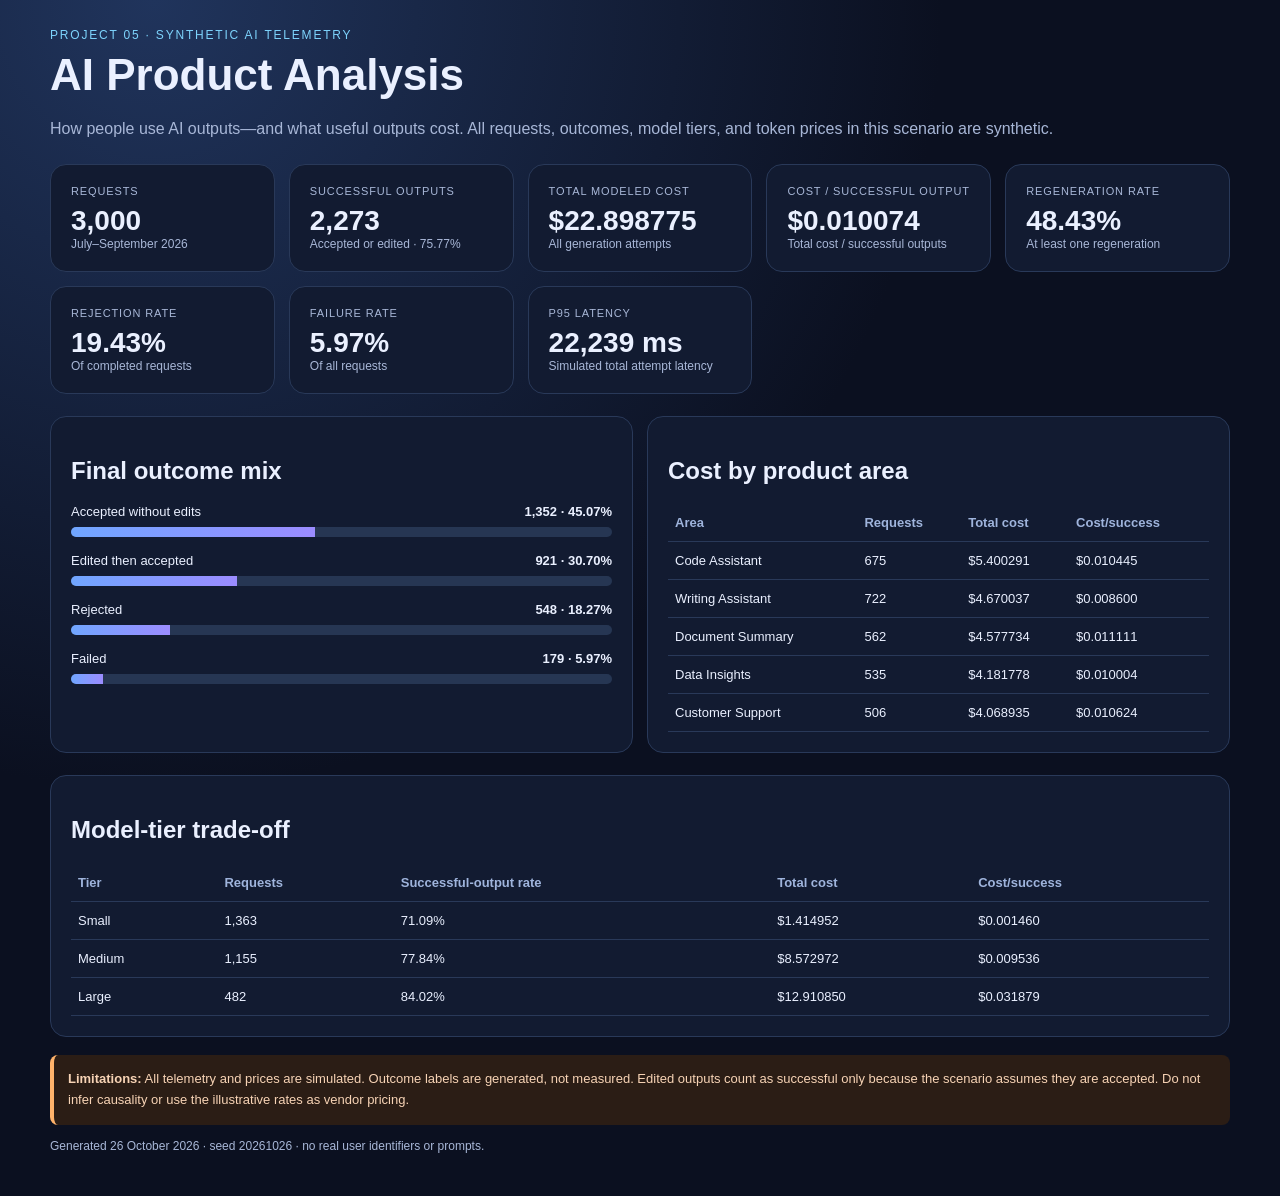
<file: projects/ai-product-analysis/reports/ai_product_dashboard.html>
<!doctype html>
<html lang="en"><head><meta charset="utf-8"><meta name="viewport" content="width=device-width,initial-scale=1"><title>AI Product Analysis</title><style>
:root{font-family:Inter,Segoe UI,Arial,sans-serif;color:#eaf0ff;background:#0b1020}*{box-sizing:border-box}body{margin:0;padding:28px;background:radial-gradient(circle at 12% 0%,#20345c,#0b1020 48%)}main{max-width:1180px;margin:auto}.tag{color:#7dd3fc;font-size:12px;letter-spacing:.15em;text-transform:uppercase}h1{font-size:clamp(28px,4vw,44px);margin:8px 0}p{color:#a8b7d7;line-height:1.6}.grid{display:grid;grid-template-columns:repeat(auto-fit,minmax(195px,1fr));gap:14px;margin:22px 0}.card{background:#121b31;border:1px solid #293959;border-radius:16px;padding:20px}.label{font-size:11px;color:#a8b7d7;text-transform:uppercase;letter-spacing:.08em}.value{font-size:28px;font-weight:750;margin-top:8px}.small{font-size:12px;color:#a8b7d7}.track{height:10px;background:#263653;border-radius:99px;overflow:hidden}.fill{height:100%;background:linear-gradient(90deg,#70a6ff,#9b8cff)}.outcome{margin:16px 0}.head{display:flex;justify-content:space-between;gap:12px;font-size:13px;margin-bottom:8px}table{width:100%;border-collapse:collapse;margin-top:10px}th,td{text-align:left;padding:11px 7px;border-bottom:1px solid #293959;font-size:13px}th{color:#9fb4dc}.warning{margin-top:18px;padding:14px;border-left:4px solid #ffb36b;background:#2b1d15;border-radius:8px;color:#f7d3b5;font-size:13px;line-height:1.6}@media(max-width:600px){body{padding:15px}th,td{font-size:11px;padding:8px 4px}}
</style></head><body><main><div class="tag">Project 05 · Synthetic AI telemetry</div><h1>AI Product Analysis</h1><p>How people use AI outputs—and what useful outputs cost. All requests, outcomes, model tiers, and token prices in this scenario are synthetic.</p>
<div class="grid"><section class="card"><div class="label">Requests</div><div class="value">3,000</div><div class="small">July–September 2026</div></section><section class="card"><div class="label">Successful outputs</div><div class="value">2,273</div><div class="small">Accepted or edited · 75.77%</div></section><section class="card"><div class="label">Total modeled cost</div><div class="value">$22.898775</div><div class="small">All generation attempts</div></section><section class="card"><div class="label">Cost / successful output</div><div class="value">$0.010074</div><div class="small">Total cost / successful outputs</div></section><section class="card"><div class="label">Regeneration rate</div><div class="value">48.43%</div><div class="small">At least one regeneration</div></section><section class="card"><div class="label">Rejection rate</div><div class="value">19.43%</div><div class="small">Of completed requests</div></section><section class="card"><div class="label">Failure rate</div><div class="value">5.97%</div><div class="small">Of all requests</div></section><section class="card"><div class="label">P95 latency</div><div class="value">22,239 ms</div><div class="small">Simulated total attempt latency</div></section></div>
<div class="grid"><section class="card"><h2>Final outcome mix</h2><div class="outcome"><div class="head"><span>Accepted without edits</span><b>1,352 · 45.07%</b></div><div class="track"><div class="fill" style="width:45.07%"></div></div></div><div class="outcome"><div class="head"><span>Edited then accepted</span><b>921 · 30.70%</b></div><div class="track"><div class="fill" style="width:30.70%"></div></div></div><div class="outcome"><div class="head"><span>Rejected</span><b>548 · 18.27%</b></div><div class="track"><div class="fill" style="width:18.27%"></div></div></div><div class="outcome"><div class="head"><span>Failed</span><b>179 · 5.97%</b></div><div class="track"><div class="fill" style="width:5.97%"></div></div></div></section>
<section class="card"><h2>Cost by product area</h2><table><thead><tr><th>Area</th><th>Requests</th><th>Total cost</th><th>Cost/success</th></tr></thead><tbody><tr><td>Code Assistant</td><td>675</td><td>$5.400291</td><td>$0.010445</td></tr><tr><td>Writing Assistant</td><td>722</td><td>$4.670037</td><td>$0.008600</td></tr><tr><td>Document Summary</td><td>562</td><td>$4.577734</td><td>$0.011111</td></tr><tr><td>Data Insights</td><td>535</td><td>$4.181778</td><td>$0.010004</td></tr><tr><td>Customer Support</td><td>506</td><td>$4.068935</td><td>$0.010624</td></tr></tbody></table></section></div>
<section class="card"><h2>Model-tier trade-off</h2><table><thead><tr><th>Tier</th><th>Requests</th><th>Successful-output rate</th><th>Total cost</th><th>Cost/success</th></tr></thead><tbody><tr><td>Small</td><td>1,363</td><td>71.09%</td><td>$1.414952</td><td>$0.001460</td></tr><tr><td>Medium</td><td>1,155</td><td>77.84%</td><td>$8.572972</td><td>$0.009536</td></tr><tr><td>Large</td><td>482</td><td>84.02%</td><td>$12.910850</td><td>$0.031879</td></tr></tbody></table></section>
<div class="warning"><strong>Limitations:</strong> All telemetry and prices are simulated. Outcome labels are generated, not measured. Edited outputs count as successful only because the scenario assumes they are accepted. Do not infer causality or use the illustrative rates as vendor pricing.</div><p class="small">Generated 26 October 2026 · seed 20261026 · no real user identifiers or prompts.</p></main></body></html>
</file>
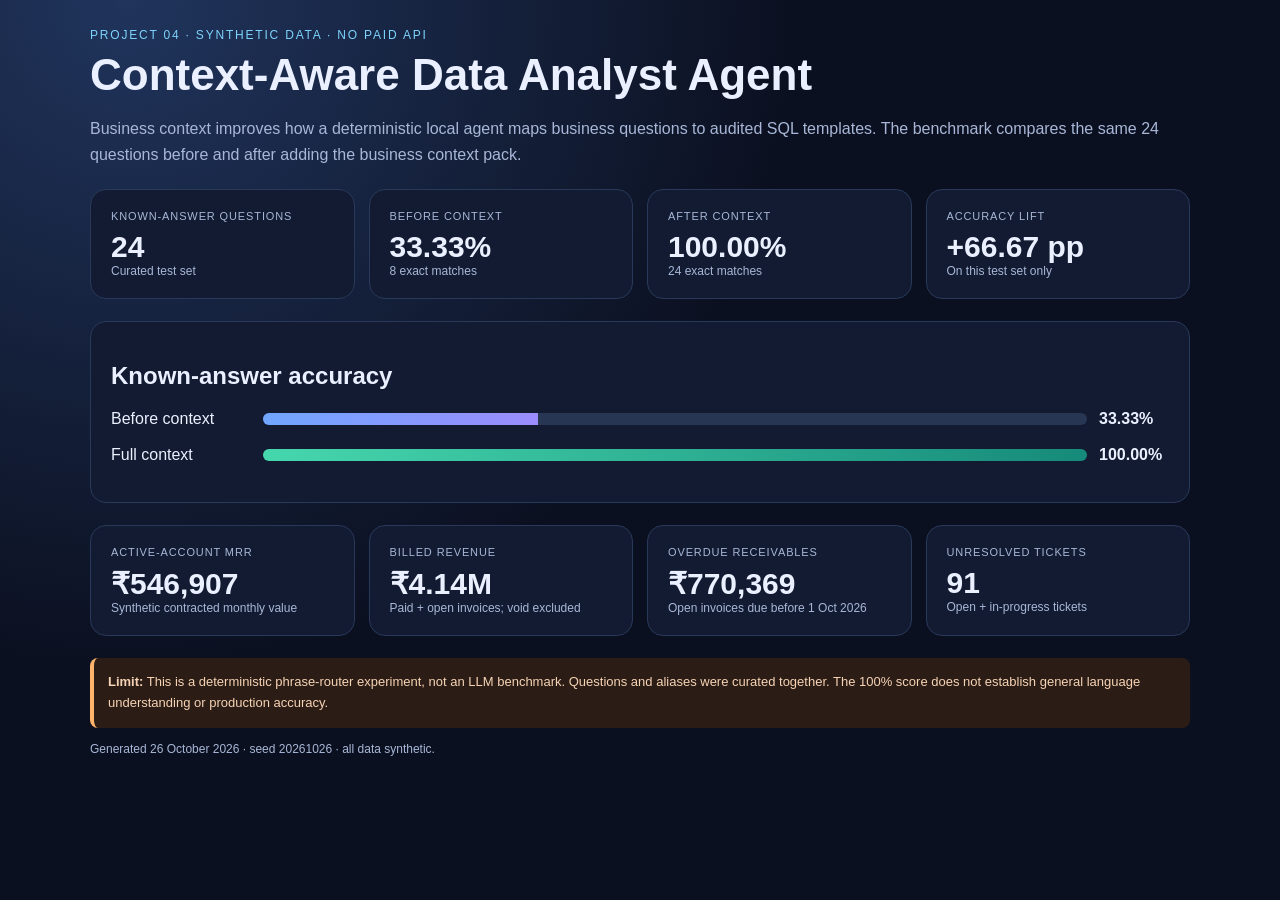
<file: projects/data-analyst-ai-agent/reports/context_accuracy_dashboard.html>
<!doctype html>
<html lang="en"><head><meta charset="utf-8"><meta name="viewport" content="width=device-width,initial-scale=1"><title>Context-Aware Data Analyst Agent</title>
<style>
:root{font-family:Inter,Segoe UI,Arial,sans-serif;color:#eaf0ff;background:#0b1020}*{box-sizing:border-box}body{margin:0;padding:28px;background:radial-gradient(circle at 10% 0%,#20345c,#0b1020 48%)}main{max-width:1100px;margin:auto}.tag{color:#7dd3fc;font-size:12px;letter-spacing:.15em;text-transform:uppercase}h1{font-size:clamp(28px,4vw,44px);margin:8px 0}p{color:#a8b7d7;line-height:1.6}.grid{display:grid;grid-template-columns:repeat(auto-fit,minmax(210px,1fr));gap:14px;margin:22px 0}.card{background:#121b31;border:1px solid #293959;border-radius:16px;padding:20px}.label{font-size:11px;color:#a8b7d7;text-transform:uppercase;letter-spacing:.08em}.value{font-size:30px;font-weight:750;margin-top:8px}.small{font-size:12px;color:#a8b7d7}.barrow{display:grid;grid-template-columns:140px 1fr 70px;gap:12px;align-items:center;margin:18px 0}.track{height:12px;background:#263653;border-radius:99px;overflow:hidden}.fill{height:100%;background:linear-gradient(90deg,#70a6ff,#9b8cff)}.after{background:linear-gradient(90deg,#46d7ad,#168a7a)}.warn{margin-top:18px;padding:14px;border-left:4px solid #ffb36b;background:#2b1d15;border-radius:8px;color:#f7d3b5;font-size:13px;line-height:1.6}@media(max-width:600px){body{padding:15px}.barrow{grid-template-columns:100px 1fr 58px}}
</style></head><body><main><div class="tag">Project 04 · Synthetic data · No paid API</div><h1>Context-Aware Data Analyst Agent</h1><p>Business context improves how a deterministic local agent maps business questions to audited SQL templates. The benchmark compares the same 24 questions before and after adding the business context pack.</p>
<div class="grid"><section class="card"><div class="label">Known-answer questions</div><div class="value">24</div><div class="small">Curated test set</div></section><section class="card"><div class="label">Before context</div><div class="value">33.33%</div><div class="small">8 exact matches</div></section><section class="card"><div class="label">After context</div><div class="value">100.00%</div><div class="small">24 exact matches</div></section><section class="card"><div class="label">Accuracy lift</div><div class="value">+66.67 pp</div><div class="small">On this test set only</div></section></div>
<section class="card"><h2>Known-answer accuracy</h2><div class="barrow"><span>Before context</span><div class="track"><div class="fill" style="width:33.33%"></div></div><strong>33.33%</strong></div><div class="barrow"><span>Full context</span><div class="track"><div class="fill after" style="width:100%"></div></div><strong>100.00%</strong></div></section>
<div class="grid"><section class="card"><div class="label">Active-account MRR</div><div class="value">₹546,907</div><div class="small">Synthetic contracted monthly value</div></section><section class="card"><div class="label">Billed revenue</div><div class="value">₹4.14M</div><div class="small">Paid + open invoices; void excluded</div></section><section class="card"><div class="label">Overdue receivables</div><div class="value">₹770,369</div><div class="small">Open invoices due before 1 Oct 2026</div></section><section class="card"><div class="label">Unresolved tickets</div><div class="value">91</div><div class="small">Open + in-progress tickets</div></section></div>
<div class="warn"><strong>Limit:</strong> This is a deterministic phrase-router experiment, not an LLM benchmark. Questions and aliases were curated together. The 100% score does not establish general language understanding or production accuracy.</div><p class="small">Generated 26 October 2026 · seed 20261026 · all data synthetic.</p></main></body></html>
</file>
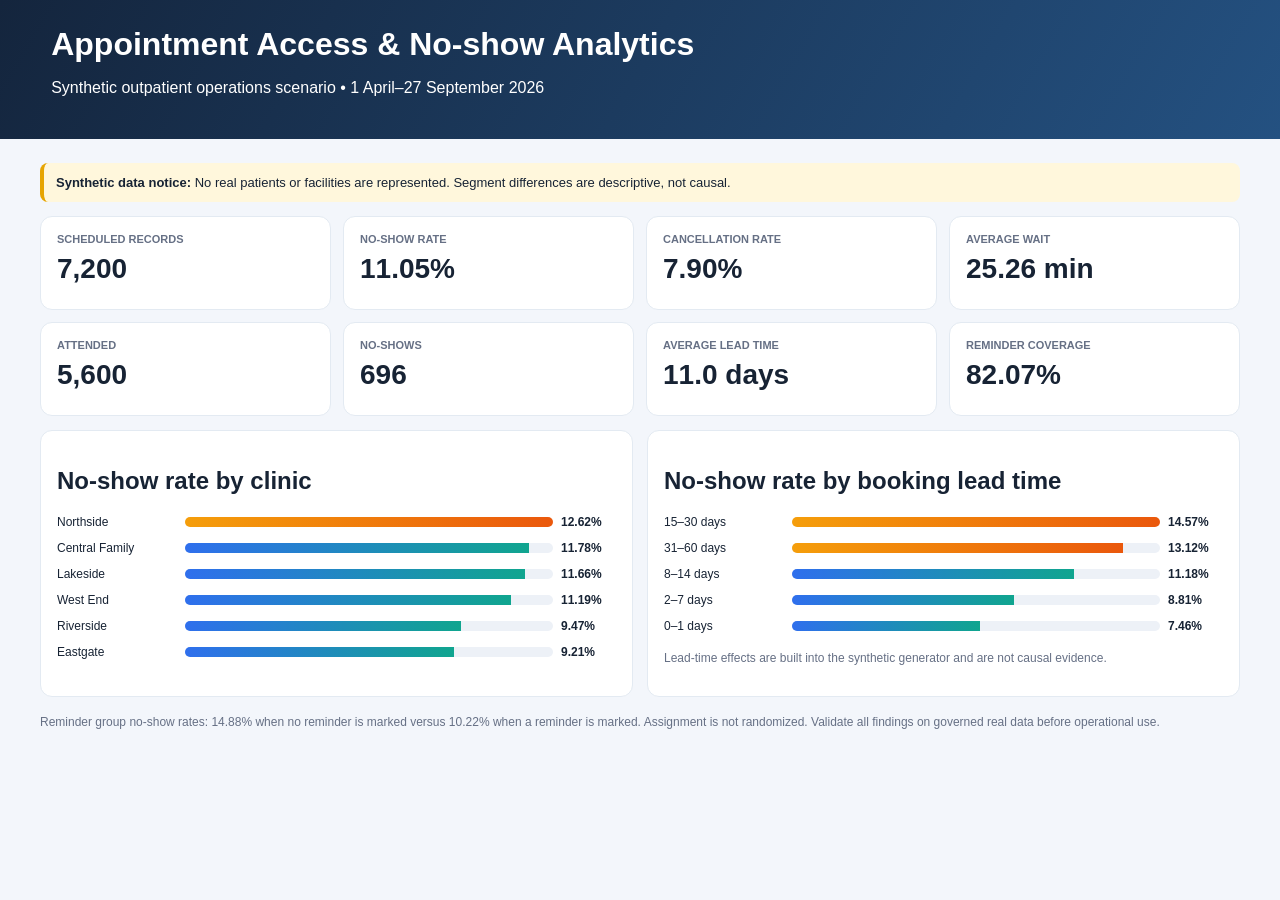
<file: projects/healthcare-appointment-access-no-show-analytics/reports/dashboard_showcase.html>
<!doctype html><html lang="en"><head><meta charset="utf-8"><meta name="viewport" content="width=device-width,initial-scale=1"><title>Appointment Access Analytics — Preview</title><style>body{margin:0;background:#f3f6fb;color:#172334;font-family:Segoe UI,Arial,sans-serif}.hero{padding:26px 4vw;background:linear-gradient(120deg,#14253d,#245181);color:#fff}.hero h1{margin:0 0 8px}.wrap{max-width:1200px;margin:auto;padding:24px 3vw}.note{background:#fff7dc;border-left:4px solid #e6a400;padding:12px;border-radius:8px;font-size:13px}.grid{display:grid;grid-template-columns:repeat(4,1fr);gap:12px;margin-top:14px}.card{background:white;border:1px solid #e3eaf2;border-radius:12px;padding:16px}.label{font-size:11px;color:#667085;font-weight:bold;text-transform:uppercase}.value{font-size:28px;font-weight:750;margin:8px 0}.charts{display:grid;grid-template-columns:1fr 1fr;gap:14px;margin-top:14px}.bar{display:grid;grid-template-columns:120px 1fr 55px;gap:8px;align-items:center;margin:12px 0;font-size:12px}.track{height:10px;background:#edf1f7;border-radius:8px;overflow:hidden}.fill{height:100%;background:linear-gradient(90deg,#2f6fed,#10a58f)}.high{background:linear-gradient(90deg,#f59e0b,#ea580c)}.foot{font-size:12px;color:#667085;line-height:1.6;margin-top:16px}@media(max-width:800px){.grid{grid-template-columns:repeat(2,1fr)}.charts{grid-template-columns:1fr}}@media(max-width:450px){.grid{grid-template-columns:1fr}.bar{grid-template-columns:100px 1fr 45px}}</style></head><body><header class="hero"><h1>Appointment Access & No-show Analytics</h1><p>Synthetic outpatient operations scenario • 1 April–27 September 2026</p></header><main class="wrap"><div class="note"><b>Synthetic data notice:</b> No real patients or facilities are represented. Segment differences are descriptive, not causal.</div><section class="grid"><div class="card"><div class="label">Scheduled records</div><div class="value">7,200</div></div><div class="card"><div class="label">No-show rate</div><div class="value">11.05%</div></div><div class="card"><div class="label">Cancellation rate</div><div class="value">7.90%</div></div><div class="card"><div class="label">Average wait</div><div class="value">25.26 min</div></div><div class="card"><div class="label">Attended</div><div class="value">5,600</div></div><div class="card"><div class="label">No-shows</div><div class="value">696</div></div><div class="card"><div class="label">Average lead time</div><div class="value">11.0 days</div></div><div class="card"><div class="label">Reminder coverage</div><div class="value">82.07%</div></div></section><section class="charts"><article class="card"><h2>No-show rate by clinic</h2><div class="bar"><span>Northside</span><div class="track"><div class="fill high" style="width:100%"></div></div><b>12.62%</b></div><div class="bar"><span>Central Family</span><div class="track"><div class="fill" style="width:93.4%"></div></div><b>11.78%</b></div><div class="bar"><span>Lakeside</span><div class="track"><div class="fill" style="width:92.4%"></div></div><b>11.66%</b></div><div class="bar"><span>West End</span><div class="track"><div class="fill" style="width:88.7%"></div></div><b>11.19%</b></div><div class="bar"><span>Riverside</span><div class="track"><div class="fill" style="width:75%"></div></div><b>9.47%</b></div><div class="bar"><span>Eastgate</span><div class="track"><div class="fill" style="width:73%"></div></div><b>9.21%</b></div></article><article class="card"><h2>No-show rate by booking lead time</h2><div class="bar"><span>15–30 days</span><div class="track"><div class="fill high" style="width:100%"></div></div><b>14.57%</b></div><div class="bar"><span>31–60 days</span><div class="track"><div class="fill high" style="width:90%"></div></div><b>13.12%</b></div><div class="bar"><span>8–14 days</span><div class="track"><div class="fill" style="width:76.7%"></div></div><b>11.18%</b></div><div class="bar"><span>2–7 days</span><div class="track"><div class="fill" style="width:60.4%"></div></div><b>8.81%</b></div><div class="bar"><span>0–1 days</span><div class="track"><div class="fill" style="width:51.2%"></div></div><b>7.46%</b></div><p class="foot">Lead-time effects are built into the synthetic generator and are not causal evidence.</p></article></section><p class="foot">Reminder group no-show rates: 14.88% when no reminder is marked versus 10.22% when a reminder is marked. Assignment is not randomized. Validate all findings on governed real data before operational use.</p></main></body></html>
</file>
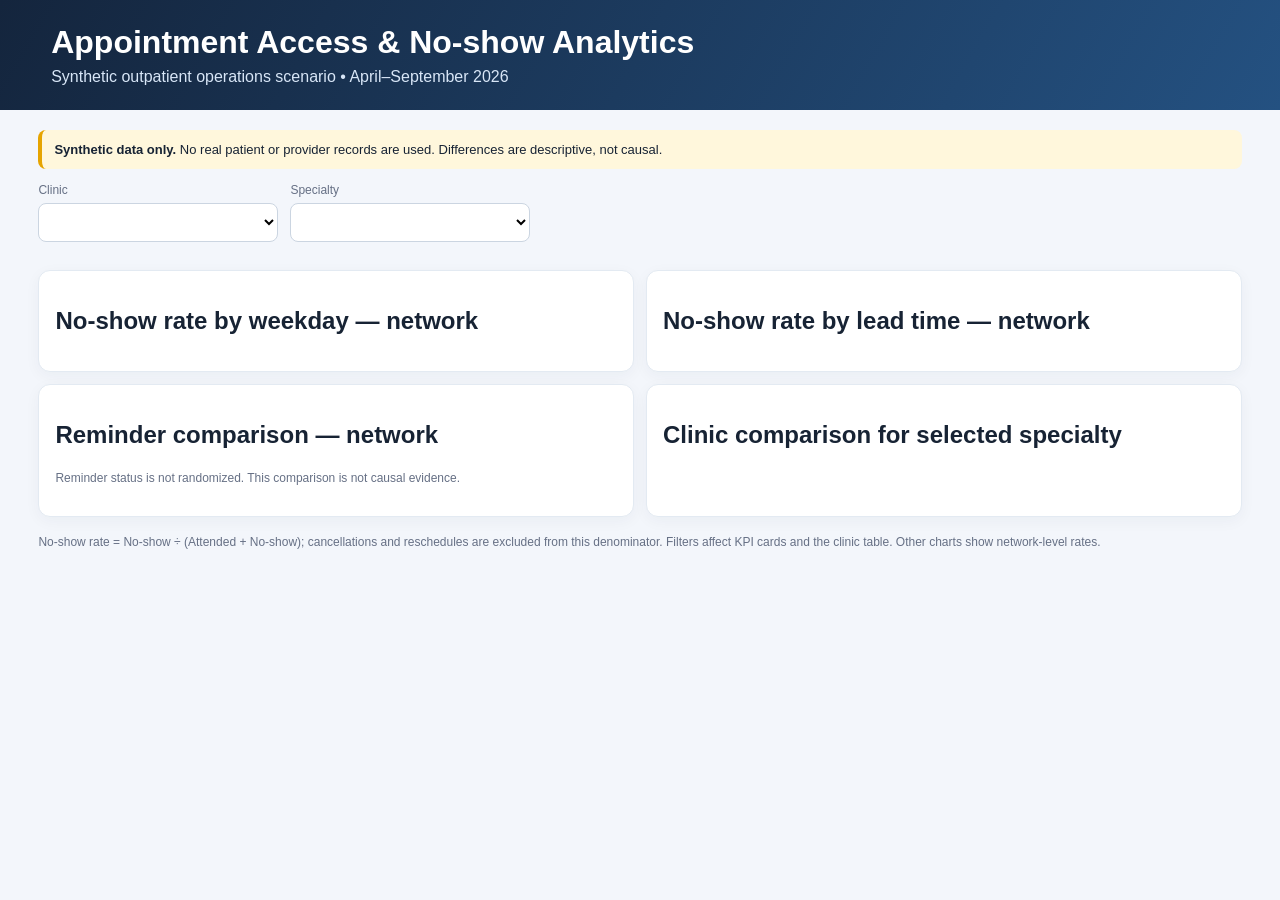
<file: projects/healthcare-appointment-access-no-show-analytics/reports/dashboard_template.html>
<!doctype html><html lang="en"><head><meta charset="utf-8"><meta name="viewport" content="width=device-width,initial-scale=1"><title>Appointment Access Analytics</title><style>
body{margin:0;background:#f3f6fb;color:#172334;font-family:Segoe UI,Arial,sans-serif}.hero{background:linear-gradient(120deg,#14253d,#245181);color:white;padding:24px 4vw}.hero h1{margin:0 0 7px}.hero p{margin:0;color:#d8e6f7}.wrap{max-width:1300px;margin:auto;padding:20px 3vw}.notice{padding:12px;background:#fff7dc;border-left:4px solid #e6a400;border-radius:8px;font-size:13px}.filters,.kpis,.charts{display:grid;gap:12px;margin-top:14px}.filters{grid-template-columns:repeat(2,minmax(180px,240px));align-items:end}.filters label{font-size:12px;color:#667085;display:grid;gap:6px}.filters select{padding:10px;border:1px solid #cbd5e1;border-radius:8px;background:#fff}.kpis{grid-template-columns:repeat(4,minmax(0,1fr))}.charts{grid-template-columns:repeat(2,minmax(0,1fr))}.card{background:#fff;border:1px solid #e3eaf2;border-radius:12px;padding:16px;box-shadow:0 4px 15px #14253d0b}.label{font-size:11px;color:#667085;font-weight:bold;text-transform:uppercase}.value{font-size:27px;font-weight:750;margin:8px 0}.bar{display:grid;grid-template-columns:120px 1fr 50px;gap:8px;align-items:center;margin:10px 0;font-size:12px}.track{height:10px;background:#edf1f7;border-radius:8px;overflow:hidden}.fill{height:100%;background:linear-gradient(90deg,#2f6fed,#10a58f)}.warn{background:linear-gradient(90deg,#f59e0b,#ea580c)}.foot{font-size:12px;color:#667085;line-height:1.6;margin-top:16px}@media(max-width:800px){.kpis{grid-template-columns:repeat(2,1fr)}.charts{grid-template-columns:1fr}}@media(max-width:450px){.kpis{grid-template-columns:1fr}.filters{grid-template-columns:1fr}.bar{grid-template-columns:100px 1fr 45px}}
</style></head><body><header class="hero"><h1>Appointment Access & No-show Analytics</h1><p>Synthetic outpatient operations scenario • April–September 2026</p></header><main class="wrap"><div class="notice"><b>Synthetic data only.</b> No real patient or provider records are used. Differences are descriptive, not causal.</div><div class="filters"><label>Clinic<select id="clinicFilter">CLINIC_OPTIONS</select></label><label>Specialty<select id="specialtyFilter">SPECIALTY_OPTIONS</select></label></div><section class="kpis" id="kpis"></section><section class="charts"><article class="card"><h2>No-show rate by weekday — network</h2><div id="weekday"></div></article><article class="card"><h2>No-show rate by lead time — network</h2><div id="lead"></div></article><article class="card"><h2>Reminder comparison — network</h2><div id="reminder"></div><p class="foot">Reminder status is not randomized. This comparison is not causal evidence.</p></article><article class="card"><h2>Clinic comparison for selected specialty</h2><div id="clinicTable"></div></article></section><p class="foot">No-show rate = No-show ÷ (Attended + No-show); cancellations and reschedules are excluded from this denominator. Filters affect KPI cards and the clinic table. Other charts show network-level rates.</p></main><script>
const data=DATA_JSON,segments=data.segments,cf=document.getElementById('clinicFilter'),sf=document.getElementById('specialtyFilter');
function agg(rs){let a={n:0,Attended:0,'No-show':0,Cancelled:0,Rescheduled:0,ws:0,wn:0,ls:0};rs.forEach(r=>{a.n+=r.n;a[r.t]=(a[r.t]||0)+r.n;a.ws+=r.ws||0;a.wn+=r.wn||0;a.ls+=r.ls||0});a.eligible=a.Attended+a['No-show'];a.rate=a.eligible?100*a['No-show']/a.eligible:0;a.cancel=a.n?100*a.Cancelled/a.n:0;a.wait=a.wn?a.ws/a.wn:0;a.lead=a.n?a.ls/a.n:0;return a}
function selected(){return segments.filter(r=>(cf.value==='ALL'||r.c===cf.value)&&(sf.value==='ALL'||r.s===sf.value))}
function draw(id,rows){document.getElementById(id).innerHTML=rows.map(r=>'<div class="bar"><span>'+r.name+'</span><div class="track"><div class="fill '+(Number(r.no_show_rate_pct)>15?'warn':'')+'" style="width:'+Math.min(Number(r.no_show_rate_pct)*4,100)+'%"></div></div><b>'+Number(r.no_show_rate_pct).toFixed(1)+'%</b></div>').join('')}
function render(){let a=agg(selected());let cards=[['Scheduled records',a.n.toLocaleString()],['No-show rate',a.rate.toFixed(2)+'%'],['Cancellation rate',a.cancel.toFixed(2)+'%'],['Average wait',a.wait.toFixed(1)+' min'],['Attended',a.Attended.toLocaleString()],['No-shows',a['No-show'].toLocaleString()],['Average lead',a.lead.toFixed(1)+' days'],['Reminder coverage', (100*Number((data.reminder.find(r=>r.name==='Yes')||{}).appointments||0)/Math.max(data.reminder.reduce((n,r)=>n+Number(r.appointments),0),1)).toFixed(2)+'% (network)']];document.getElementById('kpis').innerHTML=cards.map(x=>'<article class="card"><div class="label">'+x[0]+'</div><div class="value">'+x[1]+'</div></article>').join('');draw('weekday',data.weekday);draw('lead',data.lead);draw('reminder',data.reminder);let groups={};segments.filter(r=>sf.value==='ALL'||r.s===sf.value).forEach(r=>(groups[r.c]??=[]).push(r));let t=Object.entries(groups).map(([name,rs])=>({name,...agg(rs)})).sort((x,y)=>y.rate-x.rate);document.getElementById('clinicTable').innerHTML='<table style="width:100%;font-size:12px;border-collapse:collapse"><tr><th align="left">Clinic</th><th align="right">Records</th><th align="right">No-shows</th><th align="right">Rate</th></tr>'+t.map(r=>'<tr><td>'+r.name+'</td><td align="right">'+r.n+'</td><td align="right">'+r['No-show']+'</td><td align="right">'+r.rate.toFixed(2)+'%</td></tr>').join('')+'</table>'}
cf.addEventListener('change',render);sf.addEventListener('change',render);render();
</script></body></html>
</file>
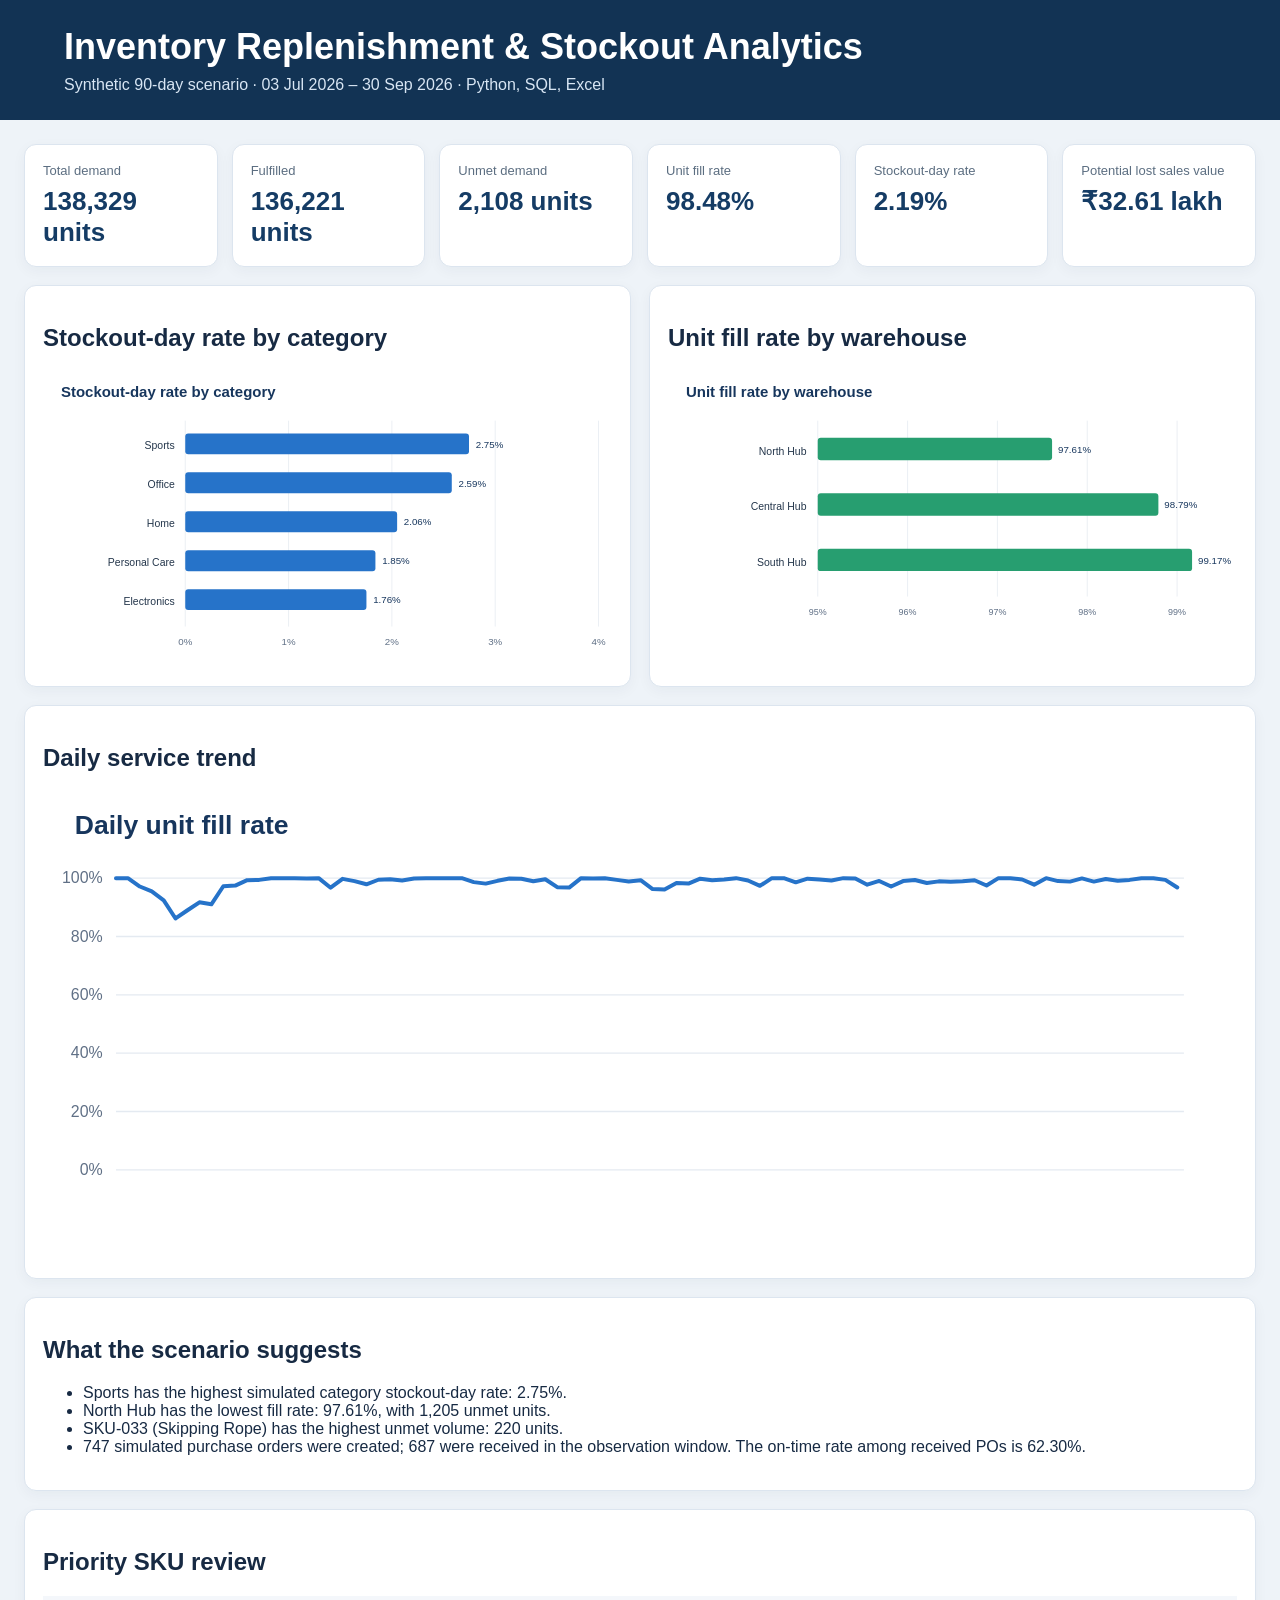
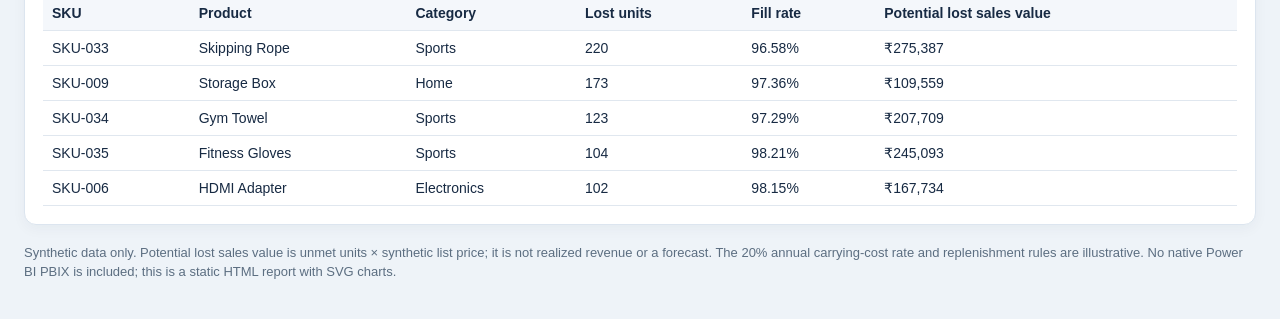
<file: projects/inventory-replenishment-stockout-analytics/reports/inventory_dashboard.html>
<!doctype html>
<html lang="en"><head><meta charset="utf-8"><meta name="viewport" content="width=device-width,initial-scale=1"><title>Inventory Replenishment & Stockout Analytics</title>
<style>
:root{font-family:Arial,sans-serif;color:#172a43;background:#eef3f8}body{margin:0}header{background:#123354;color:#fff;padding:26px 5vw}header h1{margin:0 0 8px;font-size:clamp(24px,3vw,36px)}header p{margin:0;color:#d8e6f4}main{max-width:1250px;margin:0 auto;padding:24px}.grid{display:grid;grid-template-columns:repeat(auto-fit,minmax(175px,1fr));gap:14px}.card,section{background:#fff;border:1px solid #dce5ef;border-radius:12px;padding:18px;box-shadow:0 4px 14px #16324b0b;margin-bottom:18px}.label{font-size:13px;color:#5c6e81}.value{font-size:26px;font-weight:700;margin-top:8px;color:#153c65}.cols{display:grid;grid-template-columns:repeat(auto-fit,minmax(320px,1fr));gap:18px}img{width:100%;height:auto}table{width:100%;border-collapse:collapse;font-size:14px}th,td{padding:9px;border-bottom:1px solid #e0e7ef;text-align:left}th{background:#f4f7fb}.note{font-size:13px;color:#5c6e81;line-height:1.5}
</style></head><body>
<header><h1>Inventory Replenishment &amp; Stockout Analytics</h1><p>Synthetic 90-day scenario · 03 Jul 2026 – 30 Sep 2026 · Python, SQL, Excel</p></header>
<main><div class="grid">
<div class="card"><div class="label">Total demand</div><div class="value">138,329 units</div></div>
<div class="card"><div class="label">Fulfilled</div><div class="value">136,221 units</div></div>
<div class="card"><div class="label">Unmet demand</div><div class="value">2,108 units</div></div>
<div class="card"><div class="label">Unit fill rate</div><div class="value">98.48%</div></div>
<div class="card"><div class="label">Stockout-day rate</div><div class="value">2.19%</div></div>
<div class="card"><div class="label">Potential lost sales value</div><div class="value">₹32.61 lakh</div></div>
</div>
<div class="cols"><section><h2>Stockout-day rate by category</h2><img src="stockout_rate_by_category.svg" alt="Stockout-day rate by category"></section><section><h2>Unit fill rate by warehouse</h2><img src="fill_rate_by_warehouse.svg" alt="Fill rate by warehouse"></section></div><section><h2>Daily service trend</h2><img src="daily_service_trend.svg" alt="Daily unit fill rate trend"></section>
<section><h2>What the scenario suggests</h2><ul><li>Sports has the highest simulated category stockout-day rate: 2.75%.</li><li>North Hub has the lowest fill rate: 97.61%, with 1,205 unmet units.</li><li>SKU-033 (Skipping Rope) has the highest unmet volume: 220 units.</li><li>747 simulated purchase orders were created; 687 were received in the observation window. The on-time rate among received POs is 62.30%.</li></ul></section>
<section><h2>Priority SKU review</h2><table><thead><tr><th>SKU</th><th>Product</th><th>Category</th><th>Lost units</th><th>Fill rate</th><th>Potential lost sales value</th></tr></thead><tbody>
<tr><td>SKU-033</td><td>Skipping Rope</td><td>Sports</td><td>220</td><td>96.58%</td><td>₹275,387</td></tr>
<tr><td>SKU-009</td><td>Storage Box</td><td>Home</td><td>173</td><td>97.36%</td><td>₹109,559</td></tr>
<tr><td>SKU-034</td><td>Gym Towel</td><td>Sports</td><td>123</td><td>97.29%</td><td>₹207,709</td></tr>
<tr><td>SKU-035</td><td>Fitness Gloves</td><td>Sports</td><td>104</td><td>98.21%</td><td>₹245,093</td></tr>
<tr><td>SKU-006</td><td>HDMI Adapter</td><td>Electronics</td><td>102</td><td>98.15%</td><td>₹167,734</td></tr>
</tbody></table></section>
<p class="note">Synthetic data only. Potential lost sales value is unmet units × synthetic list price; it is not realized revenue or a forecast. The 20% annual carrying-cost rate and replenishment rules are illustrative. No native Power BI PBIX is included; this is a static HTML report with SVG charts.</p>
</main></body></html>
</file>
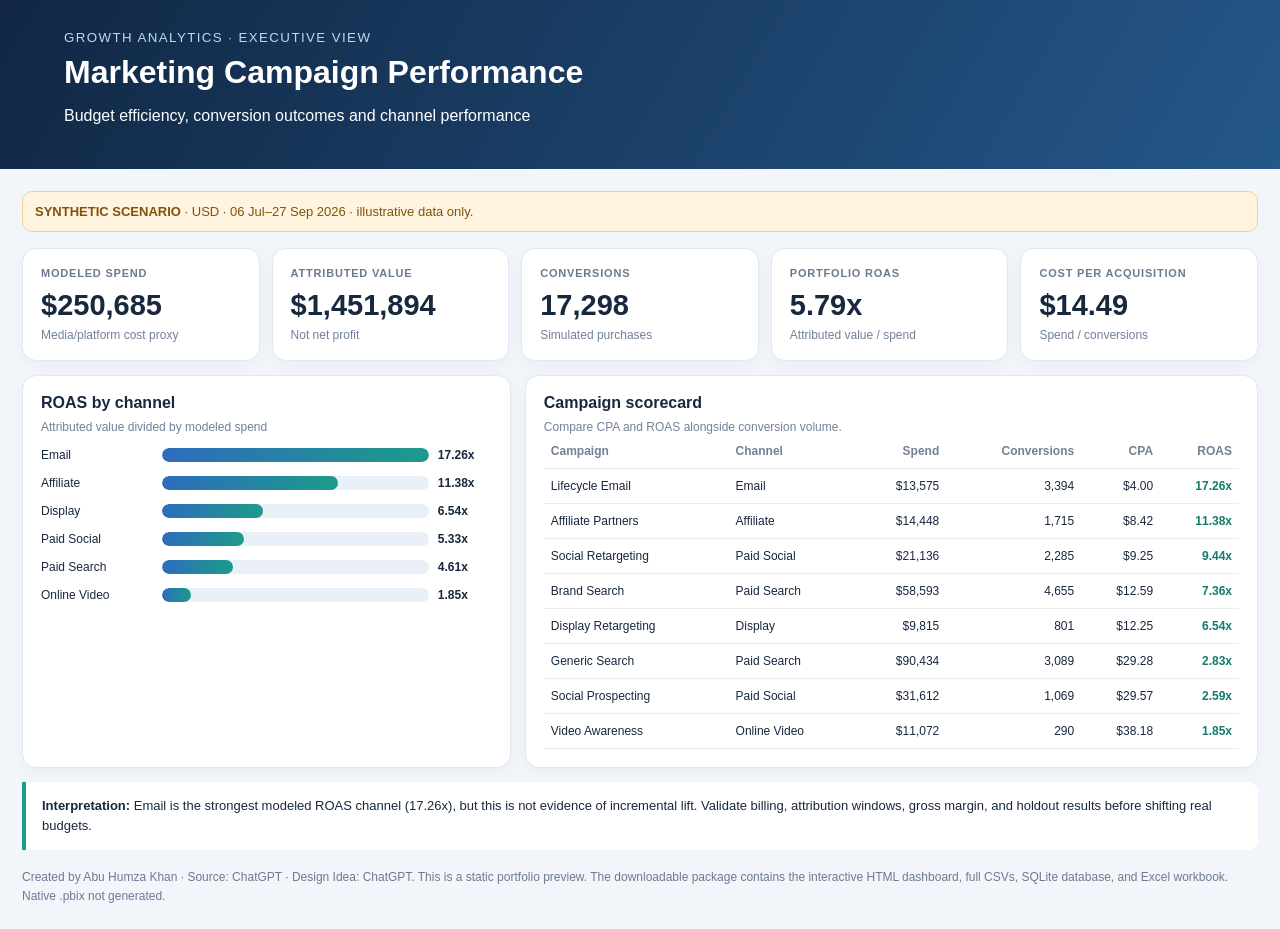
<file: projects/marketing-campaign-performance-analytics/reports/dashboard_preview.html>
<!doctype html><html lang="en"><head><meta charset="utf-8"><meta name="viewport" content="width=device-width,initial-scale=1"><title>Marketing Campaign Performance Dashboard Preview</title><style>
*{box-sizing:border-box}body{margin:0;background:#f2f5fa;color:#18283f;font-family:Segoe UI,Arial,sans-serif}header{background:linear-gradient(120deg,#112744,#24578a);color:white;padding:28px 5vw}header small{color:#c0d7f4;letter-spacing:1.4px;text-transform:uppercase}h1{margin:8px 0}main{max-width:1280px;margin:auto;padding:22px}.notice{background:#fff4df;border:1px solid #efd29a;color:#80520c;padding:12px;border-radius:10px;font-size:13px;margin-bottom:16px}.kpis{display:grid;grid-template-columns:repeat(5,1fr);gap:12px}.card{background:white;border:1px solid #e0e8f2;border-radius:14px;padding:18px;box-shadow:0 4px 16px #1b35520a}.label{font-size:11px;color:#6a7a90;letter-spacing:.8px;text-transform:uppercase;font-weight:700}.value{font-size:clamp(20px,2.3vw,29px);font-weight:750;margin-top:10px}.note,.sub{font-size:12px;color:#718198;margin-top:6px}.grid{display:grid;grid-template-columns:1fr 1.5fr;gap:14px;margin-top:14px}h2{font-size:16px;margin:0 0 8px}.bar-row{display:grid;grid-template-columns:112px 1fr 54px;gap:9px;align-items:center;font-size:12px;margin:14px 0}.track{height:14px;background:#eaf0f7;border-radius:8px;overflow:hidden}.fill{height:100%;background:linear-gradient(90deg,#2e6cbe,#1d9b89);border-radius:8px}table{width:100%;border-collapse:collapse;font-size:12px}th,td{text-align:right;padding:10px 7px;border-bottom:1px solid #e8edf4;white-space:nowrap}th{color:#718198}th:first-child,td:first-child,th:nth-child(2),td:nth-child(2){text-align:left}td b{color:#137c6b}.insight{margin-top:14px;background:white;border-left:4px solid #1e9b8a;padding:14px 16px;border-radius:0 10px 10px 0;font-size:13px;line-height:1.55}footer{font-size:12px;color:#6c7b90;margin-top:18px;line-height:1.6}@media(max-width:980px){.kpis{grid-template-columns:repeat(3,1fr)}.grid{grid-template-columns:1fr}}@media(max-width:600px){main{padding:14px}.kpis{grid-template-columns:repeat(2,1fr)}.bar-row{grid-template-columns:100px 1fr 48px}}
</style></head><body><header><small>Growth Analytics · Executive View</small><h1>Marketing Campaign Performance</h1><p>Budget efficiency, conversion outcomes and channel performance</p></header><main><div class="notice"><b>SYNTHETIC SCENARIO</b> · USD · 06 Jul–27 Sep 2026 · illustrative data only.</div><section class="kpis"><article class="card"><div class="label">Modeled spend</div><div class="value">$250,685</div><div class="note">Media/platform cost proxy</div></article><article class="card"><div class="label">Attributed value</div><div class="value">$1,451,894</div><div class="note">Not net profit</div></article><article class="card"><div class="label">Conversions</div><div class="value">17,298</div><div class="note">Simulated purchases</div></article><article class="card"><div class="label">Portfolio ROAS</div><div class="value">5.79x</div><div class="note">Attributed value / spend</div></article><article class="card"><div class="label">Cost per acquisition</div><div class="value">$14.49</div><div class="note">Spend / conversions</div></article></section><section class="grid"><article class="card"><h2>ROAS by channel</h2><div class="sub">Attributed value divided by modeled spend</div><div class="bar-row"><span>Email</span><div class="track"><div class="fill" style="width:100%"></div></div><strong>17.26x</strong></div><div class="bar-row"><span>Affiliate</span><div class="track"><div class="fill" style="width:65.9%"></div></div><strong>11.38x</strong></div><div class="bar-row"><span>Display</span><div class="track"><div class="fill" style="width:37.9%"></div></div><strong>6.54x</strong></div><div class="bar-row"><span>Paid Social</span><div class="track"><div class="fill" style="width:30.9%"></div></div><strong>5.33x</strong></div><div class="bar-row"><span>Paid Search</span><div class="track"><div class="fill" style="width:26.7%"></div></div><strong>4.61x</strong></div><div class="bar-row"><span>Online Video</span><div class="track"><div class="fill" style="width:10.7%"></div></div><strong>1.85x</strong></div></article><article class="card"><h2>Campaign scorecard</h2><div class="sub">Compare CPA and ROAS alongside conversion volume.</div><div style="overflow:auto"><table><thead><tr><th>Campaign</th><th>Channel</th><th>Spend</th><th>Conversions</th><th>CPA</th><th>ROAS</th></tr></thead><tbody><tr><td>Lifecycle Email</td><td>Email</td><td>$13,575</td><td>3,394</td><td>$4.00</td><td><b>17.26x</b></td></tr><tr><td>Affiliate Partners</td><td>Affiliate</td><td>$14,448</td><td>1,715</td><td>$8.42</td><td><b>11.38x</b></td></tr><tr><td>Social Retargeting</td><td>Paid Social</td><td>$21,136</td><td>2,285</td><td>$9.25</td><td><b>9.44x</b></td></tr><tr><td>Brand Search</td><td>Paid Search</td><td>$58,593</td><td>4,655</td><td>$12.59</td><td><b>7.36x</b></td></tr><tr><td>Display Retargeting</td><td>Display</td><td>$9,815</td><td>801</td><td>$12.25</td><td><b>6.54x</b></td></tr><tr><td>Generic Search</td><td>Paid Search</td><td>$90,434</td><td>3,089</td><td>$29.28</td><td><b>2.83x</b></td></tr><tr><td>Social Prospecting</td><td>Paid Social</td><td>$31,612</td><td>1,069</td><td>$29.57</td><td><b>2.59x</b></td></tr><tr><td>Video Awareness</td><td>Online Video</td><td>$11,072</td><td>290</td><td>$38.18</td><td><b>1.85x</b></td></tr></tbody></table></div></article></section><div class="insight"><b>Interpretation:</b> Email is the strongest modeled ROAS channel (17.26x), but this is not evidence of incremental lift. Validate billing, attribution windows, gross margin, and holdout results before shifting real budgets.</div><footer>Created by Abu Humza Khan · Source: ChatGPT · Design Idea: ChatGPT. This is a static portfolio preview. The downloadable package contains the interactive HTML dashboard, full CSVs, SQLite database, and Excel workbook. Native .pbix not generated.</footer></main></body></html>
</file>
